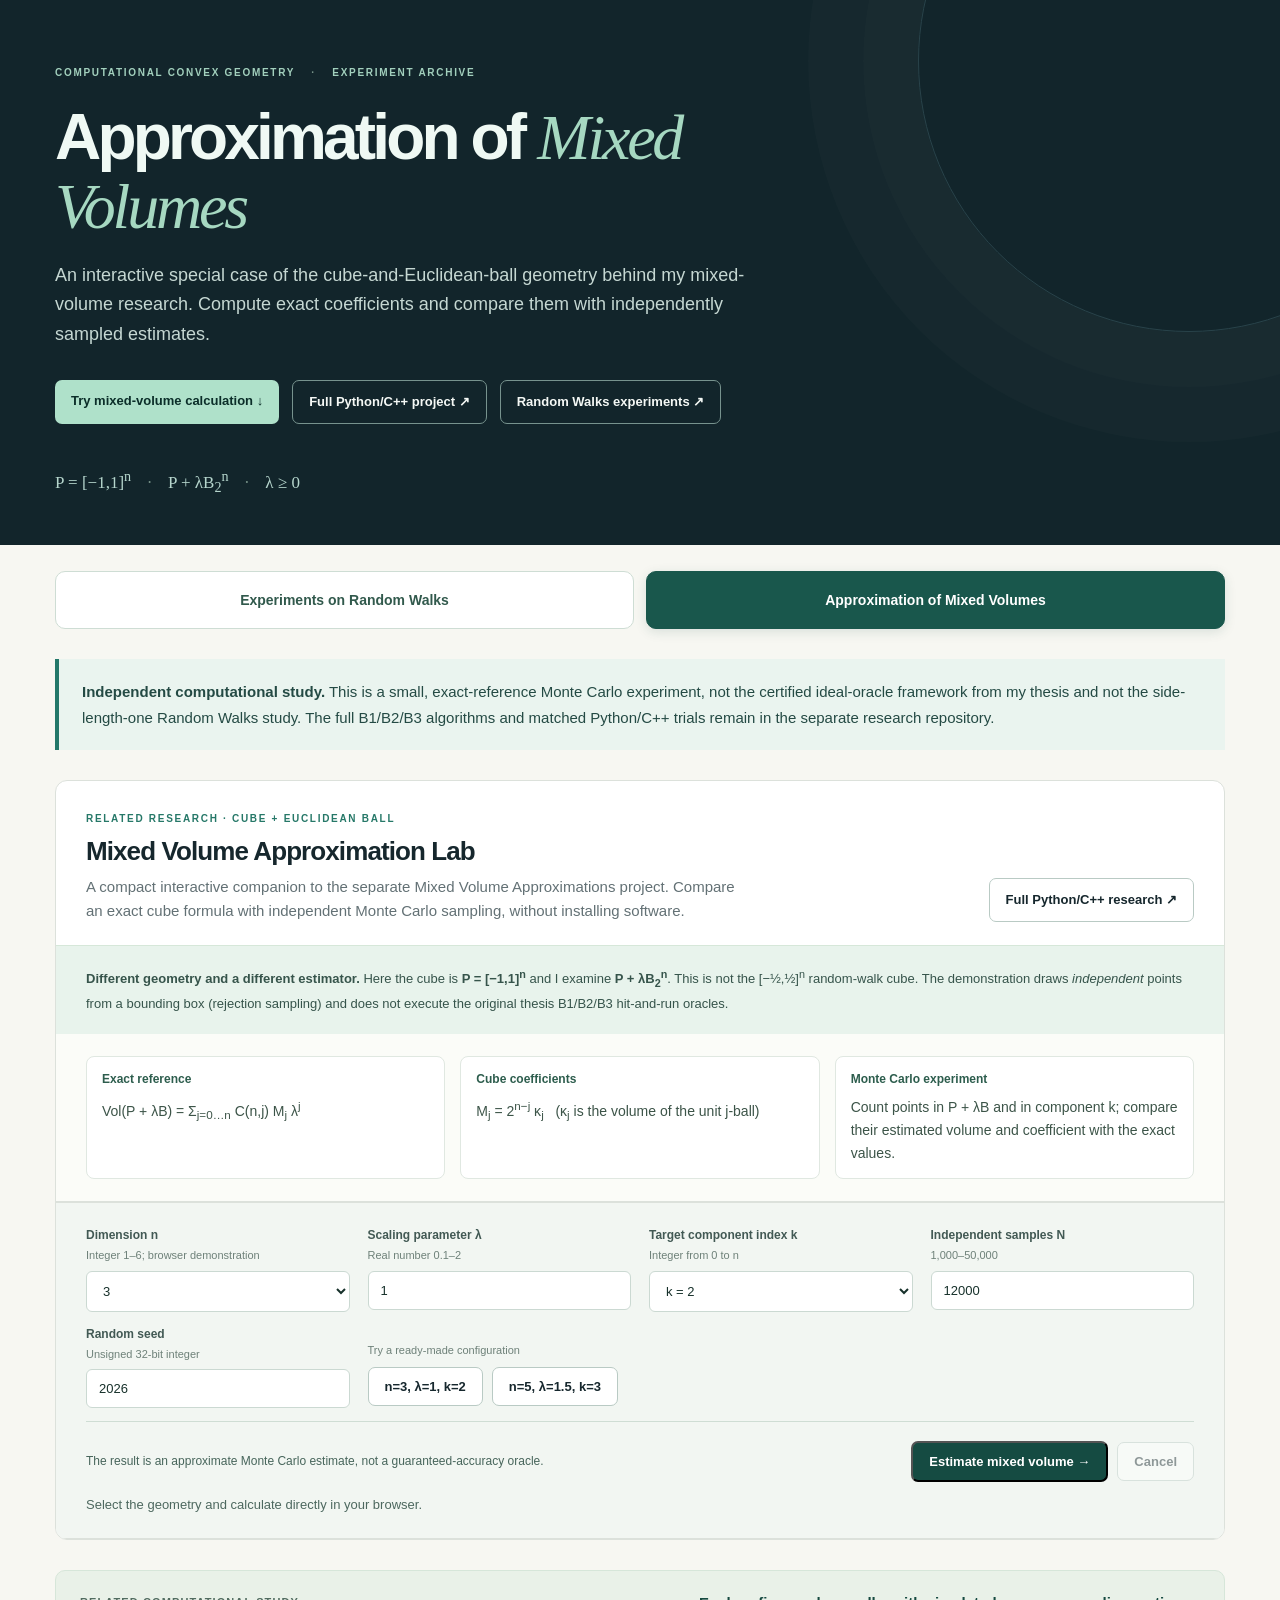
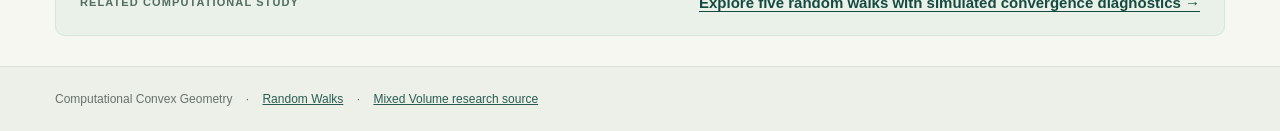
<file: site/mixed-volumes.html>
<!doctype html>
<html lang="en">
<head>
  <meta charset="utf-8">
  <meta name="viewport" content="width=device-width, initial-scale=1">
  <meta name="description" content="Interactive cube-and-ball mixed-volume approximations with exact Steiner-polynomial references and independent Monte Carlo sampling.">
  <title>Mixed Volume Approximations · Computational Convex Geometry</title>
  <link rel="stylesheet" href="./style.css">
  <script src="./mixed_volume.js" defer></script>
</head>
<body>
  <a class="skip" href="#mixed-volume-lab">Skip to mixed-volume experiment</a>
  <header class="hero">
    <div class="wrap">
      <div class="eyebrow">COMPUTATIONAL CONVEX GEOMETRY <span class="dot">·</span> EXPERIMENT ARCHIVE</div>
      <h1>Approximation of <em>Mixed Volumes</em></h1>
      <p class="lead">An interactive special case of the cube-and-Euclidean-ball geometry behind my mixed-volume research. Compute exact coefficients and compare them with independently sampled estimates.</p>
      <div class="hero-actions">
        <a class="primary" href="#mixed-volume-lab">Try mixed-volume calculation ↓</a>
        <a class="secondary" href="https://github.com/Souravfrp/estimates-of-mixed-volume-components" target="_blank" rel="noopener noreferrer">Full Python/C++ project ↗</a>
        <a class="secondary" href="./index.html">Random Walks experiments ↗</a>
      </div>
      <div class="equation">P = [−1,1]<sup>n</sup> <span>·</span> P + λB<sub>2</sub><sup>n</sup> <span>·</span> λ ≥ 0</div>
    </div>
  </header>
  <main class="wrap">
  <nav class="study-tabs" aria-label="Choose computational study">
    <a href="./index.html">Experiments on Random Walks</a>
    <a href="./mixed-volumes.html" aria-current="page">Approximation of Mixed Volumes</a>
  </nav>

    <section class="method-note" aria-label="Important interpretation">
      <strong>Independent computational study.</strong> This is a small, exact-reference Monte Carlo experiment, not the certified ideal-oracle framework from my thesis and not the side-length-one Random Walks study. The full B1/B2/B3 algorithms and matched Python/C++ trials remain in the separate research repository.
    </section>
<section id="mixed-volume-lab" class="results-panel mixed-volume-lab">
      <div class="section-heading">
        <div>
          <div class="eyebrow dark">RELATED RESEARCH · CUBE + EUCLIDEAN BALL</div>
          <h2>Mixed Volume Approximation Lab</h2>
          <p>A compact interactive companion to the separate Mixed Volume Approximations project. Compare an exact cube formula with independent Monte Carlo sampling, without installing software.</p>
        </div>
        <a class="outline" href="https://github.com/Souravfrp/estimates-of-mixed-volume-components" target="_blank" rel="noopener noreferrer">Full Python/C++ research ↗</a>
      </div>
      <div class="run-clarification">
        <strong>Different geometry and a different estimator.</strong>
        Here the cube is <strong>P = [−1,1]<sup>n</sup></strong> and I examine <strong>P + λB<sub>2</sub><sup>n</sup></strong>.
        This is not the [−½,½]<sup>n</sup> random-walk cube. The demonstration draws <em>independent</em> points from a bounding box (rejection sampling) and does not execute the original thesis B1/B2/B3 hit-and-run oracles.
      </div>
      <div class="mixed-volume-math">
        <div><strong>Exact reference</strong><p>Vol(P + λB) = Σ<sub>j=0…n</sub> C(n,j) M<sub>j</sub> λ<sup>j</sup></p></div>
        <div><strong>Cube coefficients</strong><p>M<sub>j</sub> = 2<sup>n−j</sup> κ<sub>j</sub> &nbsp; (κ<sub>j</sub> is the volume of the unit j-ball)</p></div>
        <div><strong>Monte Carlo experiment</strong><p>Count points in P + λB and in component k; compare their estimated volume and coefficient with the exact values.</p></div>
      </div>
      <form id="mv-form" class="filters" autocomplete="off">
        <label>Dimension n <span class="field-explainer">Integer 1–6; browser demonstration</span>
          <select id="mv-dimension" name="dimension">
            <option value="1">1</option><option value="2">2</option><option value="3" selected>3</option><option value="4">4</option><option value="5">5</option><option value="6">6</option>
          </select>
        </label>
        <label>Scaling parameter λ <span class="field-explainer">Real number 0.1–2</span>
          <input id="mv-lambda" name="lambda" type="number" value="1" min="0.1" max="2" step="any" required>
        </label>
        <label>Target component index k <span class="field-explainer">Integer from 0 to n</span>
          <select id="mv-component" name="component" aria-label="Component index k"></select>
        </label>
        <label>Independent samples N <span class="field-explainer">1,000–50,000</span>
          <input id="mv-samples" name="samples" type="number" value="12000" min="1000" max="50000" step="1" required>
        </label>
        <label>Random seed <span class="field-explainer">Unsigned 32-bit integer</span>
          <input id="mv-seed" name="seed" type="number" value="2026" min="0" max="4294967295" step="1" required>
        </label>
        <div class="run-actions">
          <span class="field-explainer">Try a ready-made configuration</span>
          <div class="run-presets">
            <button id="mv-demo-3" type="button" class="outline">n=3, λ=1, k=2</button>
            <button id="mv-demo-5" type="button" class="outline">n=5, λ=1.5, k=3</button>
          </div>
        </div>
        <div class="run-command">
          <p class="run-help">The result is an approximate Monte Carlo estimate, not a guaranteed-accuracy oracle.</p>
          <div class="run-presets">
            <button id="mv-start" type="submit" class="primary dark-button">Estimate mixed volume →</button>
            <button id="mv-cancel" type="button" class="outline" disabled>Cancel</button>
          </div>
          <p id="mv-status" class="simulation-status" role="status" aria-live="polite">Select the geometry and calculate directly in your browser.</p>
        </div>
      </form>
      <div id="mv-output" hidden>
        <div class="section-heading">
          <div><div class="eyebrow dark">NEW INDEPENDENT MONTE CARLO ESTIMATE</div><h2>Cube-and-ball results</h2><p id="mv-experiment-summary"></p></div>
          <button id="mv-export" type="button" class="outline" disabled>Download numerical results (.csv) ↓</button>
        </div>
        <div class="mv-metrics">
          <div><span>Exact body volume</span><strong id="mv-volume-exact">—</strong></div>
          <div><span>Estimated body volume</span><strong id="mv-volume-est">—</strong><small>Approx. 95% interval: <span id="mv-volume-range">—</span></small></div>
          <div><span>Exact coefficient M<sub>k</sub></span><strong id="mv-mixed-exact">—</strong></div>
          <div><span>Estimated coefficient M<sub>k</sub></span><strong id="mv-mixed-est">—</strong><small>Approx. 95% interval: <span id="mv-mixed-range">—</span></small></div>
          <div><span>Accepted points</span><strong id="mv-acceptance">—</strong></div>
          <div><span>Target component samples</span><strong id="mv-target-hits">—</strong></div>
          <div><span>Browser calculation time</span><strong id="mv-elapsed">—</strong></div>
        </div>
        <p id="mv-rare-warning" class="mv-warning" hidden>Few or no points landed in the chosen component. A zero estimate does not mean the exact mixed volume is zero; increase the sample size or adjust λ.</p>
        <div class="mv-chart-container">
          <h3>Component probabilities for the rounded cube</h3>
          <p>Compare the exact geometric component proportions with the proportions among independently sampled accepted points.</p>
          <canvas id="mv-chart" role="img" aria-label="Paired bar chart comparing exact and sampled component probabilities"></canvas>
          <div class="mv-legend"><span><i class="mv-exact"></i> Exact probability</span><span><i class="mv-est"></i> Estimated probability</span></div>
        </div>
        <div class="table-scroll">
          <table><thead><tr><th>Component k</th><th>Exact coefficient M<sub>k</sub></th><th>Exact probability</th><th>Observed probability</th><th>Accepted count</th></tr></thead><tbody id="mv-terms"></tbody></table>
        </div>
        <p class="footnote"><strong>Interpretation:</strong> Each point is drawn independently and uniformly from the bounding cube [−1−λ,1+λ]<sup>n</sup>. A point belongs to P+λB when its Euclidean distance to P is at most λ; its component index counts coordinates outside [−1,1]. The reported intervals are approximate Wilson binomial intervals rescaled to volumes/coefficient estimates, valid as a sampling uncertainty guide for this independent-sample model only. Rare components and high dimensions can make this simple rejection scheme inefficient. It is <strong>not</strong> B1/B2/B3, a proof of a polynomial-time algorithm, or a controlled Python/C++ benchmark.</p>
      </div>
    </section>
    <div class="other-study-link">
      <span>RELATED COMPUTATIONAL STUDY</span>
      <a href="./index.html">Explore five random walks with simulated convergence diagnostics →</a>
    </div>
  </main>
  <footer><div class="wrap">Computational Convex Geometry <span>·</span> <a href="./index.html">Random Walks</a> <span>·</span> <a href="https://github.com/Souravfrp/estimates-of-mixed-volume-components">Mixed Volume research source</a></div></footer>
</body>
</html>
</file>
<file: site/style.css>
:root{--ink:#16272d;--muted:#637175;--sand:#f7f7f2;--border:#dce1db;--accent:#176c62;--night:#12252b;--white:#fff}*{box-sizing:border-box}body{margin:0;background:var(--sand);color:var(--ink);font:15px/1.55 -apple-system,BlinkMacSystemFont,"Segoe UI",sans-serif}a{color:inherit}.wrap{max-width:1230px;margin:auto;padding:0 30px}.skip{position:absolute;left:-9999px;top:0}.skip:focus{left:10px;top:10px;background:white;z-index:20;padding:10px}.hero{background:var(--night);color:#eff9f4;padding:65px 0 49px;position:relative;overflow:hidden}.hero:after{content:"";position:absolute;right:-180px;top:-210px;width:540px;height:540px;border:1px solid #29434a;border-radius:50%;box-shadow:0 0 0 55px #ffffff03,0 0 0 110px #ffffff04;pointer-events:none}.eyebrow{color:#a2d0bd;letter-spacing:.17em;font-size:10px;font-weight:750;text-transform:uppercase}.dot,.equation span{margin:0 12px;color:#779388}.hero h1{letter-spacing:-.06em;font-size:clamp(40px,5vw,69px);line-height:1.08;max-width:820px;margin:22px 0 20px;font-weight:750}.hero h1 em{font-weight:420;font-family:Georgia,serif;letter-spacing:-.05em;color:#a6d8c1}.lead{color:#c5d7d2;max-width:720px;font-size:18px;line-height:1.65;margin:0}.hero-actions{display:flex;gap:13px;flex-wrap:wrap;margin-top:30px}.primary,.secondary,.outline{display:inline-block;text-decoration:none;border-radius:7px;font-weight:650;padding:11px 16px;font-size:13px}.primary{color:#0b2e29;background:#afe1ca}.secondary{border:1px solid #77938e;color:#f4f8f5}.primary:hover{background:#c9f0df}.secondary:hover{background:#263c40}.equation{font:17px Georgia,serif;color:#b6d6cd;margin-top:44px}.method-note{border-left:4px solid #23786a;background:#eaf4ef;padding:20px 23px;margin:30px 0;color:#244a44;line-height:1.7}.overview{display:grid;grid-template-columns:repeat(4,1fr);border:1px solid var(--border);background:white;border-radius:12px;margin:25px 0 40px;overflow:hidden}.stat{padding:23px 25px;display:flex;flex-direction:column;gap:6px;min-height:106px}.stat+.stat{border-left:1px solid var(--border)}.stat span{font-size:12px;color:var(--muted)}.stat strong{font-size:31px;letter-spacing:-.05em;line-height:1.1}.stat small{font-size:11px;color:var(--muted)}.results-panel{background:white;border:1px solid var(--border);border-radius:12px;overflow:hidden}.section-heading{display:flex;justify-content:space-between;gap:22px;align-items:end;padding:30px 30px 23px}.dark{color:#267868}.section-heading h2,.article-card h2,.submissions h2{font-size:26px;letter-spacing:-.035em;line-height:1.25;margin:8px 0 8px}.section-heading p{margin:0;color:var(--muted);max-width:650px}.outline{background:#fff;color:var(--ink);border:1px solid #b9cac4;white-space:nowrap;cursor:pointer}.outline:hover{background:#edf7f2}.filters{display:grid;grid-template-columns:repeat(4,minmax(0,1fr));gap:13px 18px;background:#f2f6f2;padding:23px 30px;border-top:1px solid var(--border);border-bottom:1px solid var(--border)}.filters label{color:#425954;font-size:12px;font-weight:660;display:block}.filters input,.filters select{display:block;margin-top:6px;padding:11px 12px;border:1px solid #cbd9d2;background:white;border-radius:6px;color:#17312b;font-size:13px;font-family:inherit;width:100%;min-width:0;outline-offset:2px}.filters input:focus,.filters select:focus{outline:2px solid #70b7a1}.bar{display:flex;align-items:center;justify-content:space-between;gap:12px;padding:12px 30px}.bar p{margin:0;color:var(--muted);font-size:12px}.text-button{font:inherit;font-size:12px;background:none;color:var(--accent);border:0;cursor:pointer;text-decoration:underline}.table-scroll{overflow-x:auto}.table-scroll table{width:100%;border-collapse:collapse;white-space:nowrap;font-variant-numeric:tabular-nums}.table-scroll th{text-align:left;background:#f8f9f6;border-block:1px solid var(--border);padding:12px 15px;font-size:11px;color:#52615d;letter-spacing:.015em}.table-scroll td{border-bottom:1px solid #eff1ed;padding:11px 15px;font-size:12px}.table-scroll tbody tr:hover{background:#f5faf6}.table-scroll td a{color:#226e5b;text-decoration:underline}.muted{color:#87918d}.pill{display:inline-block;background:#e7f2eb;border:1px solid #cfe5da;color:#28624e;border-radius:20px;font-size:10px;padding:2px 8px}.pill.explicit{background:#f0f1f8;border-color:#dedff0;color:#485074}.table-scroll td.source{max-width:170px;overflow:hidden;text-overflow:ellipsis}.footnote{font-size:12px;padding:14px 30px 23px;color:#647471;margin:0;line-height:1.6}.two-cols{display:grid;grid-template-columns:1fr 1fr;gap:20px;margin:26px 0}.article-card{padding:27px;background:#fff;border:1px solid var(--border);border-radius:11px}.article-card p,.submissions p{color:#5a6a65;max-width:650px;margin:12px 0 0}.submissions{display:flex;align-items:center;justify-content:space-between;gap:30px;background:#e9f1e8;border:1px solid #d9e7d8;border-radius:11px;padding:30px;margin-bottom:48px}.submissions p{max-width:740px}.dark-button{background:#154b42;color:white;white-space:nowrap}.dark-button:hover{background:#236b60}footer{border-top:1px solid #d8e0d8;background:#edf0e9;color:#66726b;padding:23px 0;font-size:12px}footer span{margin:0 10px}footer a{color:#285c51}@media(max-width:900px){.filters{grid-template-columns:repeat(2,minmax(0,1fr))}.overview{grid-template-columns:repeat(2,1fr)}.stat:nth-child(3){border-left:0;border-top:1px solid var(--border)}.stat:nth-child(4){border-top:1px solid var(--border)}.two-cols{grid-template-columns:1fr}}@media(max-width:580px){.wrap{padding-inline:18px}.hero{padding-top:43px}.hero h1{font-size:41px}.lead{font-size:16px}.section-heading{display:block;padding:24px 20px}.section-heading .outline{margin-top:19px}.filters{padding:20px;gap:13px;grid-template-columns:1fr 1fr}.overview{margin-bottom:25px}.stat{padding:20px 17px}.bar{padding:12px 20px}.footnote{padding-inline:20px}.submissions{display:block;padding:22px}.submissions .primary{margin-top:20px}.table-scroll td,.table-scroll th{padding:10px 12px}}

/* Interactive browser experiment. Independent of archived Python/C++ benchmarks. */
.section-gap{height:30px}.playground{scroll-margin-top:20px}
.playground .section-heading{align-items:center}
.run-clarification{background:#e8f3ec;border-top:1px solid #d6e7d9;padding:20px 30px;color:#36544b;font-size:13px;line-height:1.65}
.field-explainer{display:block;color:#6e8179;font-weight:450;font-size:11px;margin-top:3px}
.run-actions{display:flex;flex-direction:column;justify-content:end;gap:8px;padding-bottom:2px}
.run-presets{display:flex;align-items:center;gap:9px;flex-wrap:wrap}
.run-presets button{cursor:pointer}
.run-command{grid-column:1/-1;display:flex;flex-wrap:wrap;justify-content:space-between;gap:9px 15px;align-items:center;border-top:1px solid #cfddd4;padding-top:19px}
.run-help{color:#47655b;font-size:12px;margin:0}.run-invalid{color:#a14336}
.simulation-status{flex-basis:100%;font-size:13px;color:#4d685f;margin:4px 0 0}.simulation-status.error{color:#a14336;font-weight:650}.simulation-status.success{color:#176c55;font-weight:650}
.run-presets button:disabled{opacity:.45;cursor:not-allowed}
#live-output[hidden]{display:none}
#live-output{border-top:1px solid var(--border)}
#live-output .section-heading{padding-top:28px}
.plot-grid{display:grid;grid-template-columns:minmax(0,1.15fr) minmax(0,.85fr);gap:0;border-top:1px solid var(--border)}
.plot-panel{padding:22px 22px 12px;min-width:0}
.plot-panel+.plot-panel{border-left:1px solid var(--border)}
.plot-heading{display:flex;align-items:center;gap:12px;justify-content:space-between;min-height:38px;margin:0 0 8px}
.plot-heading h3{margin:0;color:#1c3d33;font-size:16px;line-height:1.3}
.plot-heading span{font-size:11px;color:#6d8177}
.plot-heading select{max-width:200px;min-width:100px;padding:8px;border-radius:6px;border:1px solid #becfc5;font:12px -apple-system,BlinkMacSystemFont,"Segoe UI",sans-serif;color:#1c3d33}
.plot-panel canvas{display:block;width:100%;height:290px;max-width:100%}
.plot-legend{display:flex;gap:8px 14px;flex-wrap:wrap;color:#53635d;font-size:11px;margin:5px 0 15px}
.plot-legend span:before{content:"";display:inline-block;width:13px;height:3px;vertical-align:middle;margin-right:5px;background:#999}
.plot-legend .leg-ball:before{background:#377db3}.plot-legend .leg-dikin:before{background:#db8937}.plot-legend .leg-coordinate:before{background:#25866a}.plot-legend .leg-random:before{background:#be5269}.plot-legend .leg-john:before{background:#8065b5}
.plot-panel .footnote{padding:0;margin:3px 0 12px}
@media(max-width:960px){.plot-grid{grid-template-columns:1fr}.plot-panel+.plot-panel{border-left:0;border-top:1px solid var(--border)}}
@media(max-width:580px){.run-clarification{padding:18px 20px}.run-command{flex-direction:column;align-items:stretch}.run-presets{justify-content:flex-start}.plot-panel{padding:17px}.playground .section-heading .outline{margin-top:12px}}

/* Independent mixed-volume demonstration, visually separated from random walks. */
.mixed-volume-lab{scroll-margin-top:18px}
.mixed-volume-math{display:grid;grid-template-columns:repeat(3,minmax(0,1fr));gap:15px;padding:22px 30px;border-bottom:1px solid var(--border);background:#fbfcf8}
.mixed-volume-math>div{padding:13px 15px;border:1px solid #e0e8e1;background:white;border-radius:8px}
.mixed-volume-math strong{display:block;color:#2d5d4d;font-size:12px}
.mixed-volume-math p{font-size:14px;margin:7px 0 0;line-height:1.65;color:#3c5448}
#mv-output[hidden],#mv-rare-warning[hidden]{display:none}
#mv-output{border-top:1px solid var(--border)}
.mv-metrics{padding:22px 30px;display:grid;grid-template-columns:repeat(4,minmax(0,1fr));gap:12px;border-bottom:1px solid var(--border)}
.mv-metrics>div{border:1px solid #dae4dc;border-radius:8px;background:#fbfdf9;padding:15px;min-width:0}
.mv-metrics span{display:block;color:#587069;font-size:12px}
.mv-metrics strong{display:block;font-variant-numeric:tabular-nums;font-size:20px;overflow-wrap:anywhere;color:#213b33;margin:6px 0 3px}
.mv-metrics small{color:#6b7c75;line-height:1.5;display:block;font-size:11px}
.mv-metrics small span{display:inline;color:inherit}
.mv-warning{margin:15px 30px;padding:13px 16px;background:#fff6e8;color:#85582b;border-left:3px solid #c68b44;font-size:13px}
.mv-chart-container{padding:22px 30px}
.mv-chart-container h3{font-size:19px;margin:0 0 5px}
.mv-chart-container p{color:var(--muted);margin:0 0 14px;font-size:13px}
.mv-chart-container canvas{width:100%;height:300px;display:block;max-width:100%}
.mv-legend{display:flex;gap:18px;align-items:center;flex-wrap:wrap;color:#546b60;font-size:12px;margin-top:9px}
.mv-legend span{display:flex;align-items:center;gap:7px}
.mv-legend i{height:10px;width:14px;display:inline-block;border-radius:2px}
.mv-legend .mv-exact{background:#2f7167}.mv-legend .mv-est{background:#9db2dd}
@media(max-width:900px){.mixed-volume-math{grid-template-columns:1fr}.mv-metrics{grid-template-columns:repeat(2,minmax(0,1fr))}}
@media(max-width:580px){.mixed-volume-math,.mv-metrics,.mv-chart-container{padding:16px}.mv-metrics{gap:9px}.mv-metrics>div{padding:12px}.mv-metrics strong{font-size:17px}}

/* Two separate public study pages in a shared Computational Convex Geometry archive. */
.study-tabs{display:grid;grid-template-columns:repeat(2,minmax(0,1fr));gap:12px;margin:26px 0 8px}
.study-tabs a{display:flex;align-items:center;justify-content:center;gap:8px;border-radius:10px;padding:18px 14px;text-align:center;background:#fff;border:1px solid #ceddd4;color:#31594c;text-decoration:none;font-weight:700;font-size:14px;line-height:1.45;scroll-margin-top:20px}
.study-tabs a:hover,.study-tabs a:focus-visible{background:#eff8f2;border-color:#4c8c78;text-decoration:underline;text-underline-offset:4px}
.study-tabs a[aria-current="page"]{background:#19574c;border-color:#19574c;color:white;box-shadow:0 3px 12px #154b4222}
.other-study-link{margin:30px 0;padding:20px 24px;background:#e9f1e8;border:1px solid #d6e6d9;border-radius:10px;display:flex;align-items:center;justify-content:space-between;gap:15px}
.other-study-link span{font-size:11px;letter-spacing:.1em;color:#526c60;font-weight:750}
.other-study-link a{color:#164a40;font-weight:700;text-decoration:underline;text-underline-offset:3px}
@media(max-width:580px){.study-tabs{gap:7px;margin:16px 0 8px}.study-tabs a{padding:12px 10px;font-size:12px}.other-study-link{display:block;padding:18px}.other-study-link a{display:block;margin-top:9px}}
</file>
